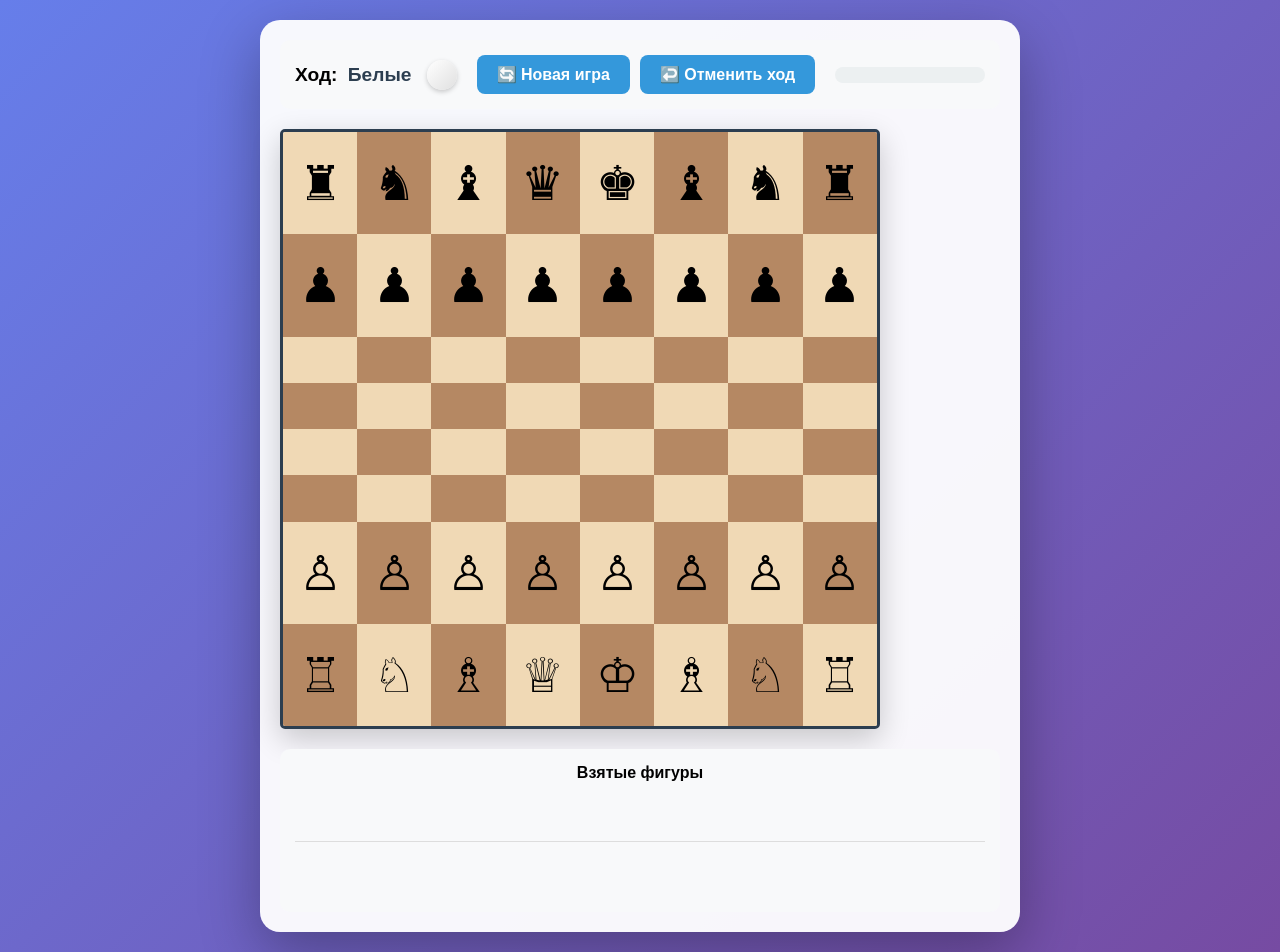
<file: chess-game/index.html>
<!DOCTYPE html>
<html lang="ru">
<head>
    <meta charset="UTF-8">
    <meta name="viewport" content="width=device-width, initial-scale=1.0, user-scalable=no">
    <title>DOM Chess - Шахматы на JavaScript</title>
    <link rel="stylesheet" href="css/style.css">
</head>
<body>
    <div class="container">
        <div class="game-container">
            <div class="info-panel">
                <div class="player-turn">
                    <div class="turn-indicator">
                        <span class="turn-text">Ход:</span>
                        <span class="current-player">Белые</span>
                    </div>
                    <div class="turn-color-indicator white-turn"></div>
                </div>
                <div class="game-controls">
                    <button id="newGameBtn" class="control-btn">🔄 Новая игра</button>
                    <button id="undoBtn" class="control-btn">↩️ Отменить ход</button>
                </div>
                <div class="game-status">
                    <div class="status-message"></div>
                </div>
            </div>
            <div id="chessBoard" class="chess-board"></div>
            <div class="captured-pieces">
                <div class="captured-title">Взятые фигуры</div>
                <div class="captured-white"></div>
                <div class="captured-black"></div>
            </div>
        </div>
    </div>
    <script type="module" src="js/game.js"></script>
</body>
</html>
</file>
<file: chess-game/css/style.css>
* {
    margin: 0;
    padding: 0;
    box-sizing: border-box;
}

body {
    font-family: 'Segoe UI', Tahoma, Geneva, Verdana, sans-serif;
    background: linear-gradient(135deg, #667eea 0%, #764ba2 100%);
    min-height: 100vh;
    display: flex;
    justify-content: center;
    align-items: center;
    padding: 20px;
}

.container {
    display: flex;
    justify-content: center;
    align-items: center;
}

.game-container {
    background: rgba(255, 255, 255, 0.95);
    border-radius: 20px;
    padding: 20px;
    box-shadow: 0 20px 60px rgba(0, 0, 0, 0.3);
}

.info-panel {
    display: flex;
    justify-content: space-between;
    align-items: center;
    margin-bottom: 20px;
    padding: 15px;
    background: #f8f9fa;
    border-radius: 10px;
    gap: 20px;
    flex-wrap: wrap;
}

.player-turn {
    display: flex;
    align-items: center;
    gap: 15px;
}

.turn-indicator {
    font-size: 1.2rem;
    font-weight: bold;
}

.current-player {
    color: #2c3e50;
    margin-left: 5px;
}

.turn-color-indicator {
    width: 30px;
    height: 30px;
    border-radius: 50%;
    transition: all 0.3s ease;
}

.white-turn {
    background: linear-gradient(135deg, #fff, #e0e0e0);
    box-shadow: 0 2px 5px rgba(0,0,0,0.2);
}

.black-turn {
    background: linear-gradient(135deg, #2c3e50, #1a252f);
    box-shadow: 0 2px 5px rgba(0,0,0,0.2);
}

.game-controls {
    display: flex;
    gap: 10px;
}

.control-btn {
    padding: 10px 20px;
    font-size: 1rem;
    border: none;
    border-radius: 8px;
    cursor: pointer;
    transition: all 0.3s ease;
    background: #3498db;
    color: white;
    font-weight: bold;
}

.control-btn:hover {
    transform: translateY(-2px);
    box-shadow: 0 5px 15px rgba(52, 152, 219, 0.4);
}

.control-btn:active {
    transform: translateY(0);
}

.game-status {
    font-size: 1rem;
    padding: 8px 15px;
    background: #ecf0f1;
    border-radius: 8px;
    min-width: 150px;
    text-align: center;
}

.status-message {
    font-weight: bold;
    color: #e74c3c;
}

.chess-board {
    display: grid;
    grid-template-columns: repeat(8, 1fr);
    width: min(80vw, 80vh, 600px);
    height: min(80vw, 80vh, 600px);
    border: 3px solid #2c3e50;
    border-radius: 5px;
    overflow: hidden;
    box-shadow: 0 10px 30px rgba(0, 0, 0, 0.2);
}

.cell {
    display: flex;
    justify-content: center;
    align-items: center;
    cursor: pointer;
    transition: all 0.2s ease;
    position: relative;
    font-size: 3rem;
    user-select: none;
}

.cell:hover {
    filter: brightness(0.95);
}

.light {
    background-color: #f0d9b5;
}

.dark {
    background-color: #b58863;
}

.cell.selected {
    background: radial-gradient(circle, #ffd700, #ffb347);
    box-shadow: inset 0 0 0 2px white, 0 0 0 2px gold;
}

.highlight-move {
    position: relative;
}

.highlight-move::after {
    content: '';
    position: absolute;
    width: 25%;
    height: 25%;
    background: rgba(46, 204, 113, 0.6);
    border-radius: 50%;
    pointer-events: none;
}

.highlight-capture {
    position: relative;
}

.highlight-capture::before {
    content: '';
    position: absolute;
    width: 100%;
    height: 100%;
    background: rgba(231, 76, 60, 0.3);
    border: 3px solid rgba(231, 76, 60, 0.8);
    pointer-events: none;
}

.check {
    background: radial-gradient(circle, #e74c3c, #c0392b) !important;
    animation: pulse 1s infinite;
}

@keyframes pulse {
    0%, 100% {
        box-shadow: 0 0 0 0 rgba(231, 76, 60, 0.7);
    }
    50% {
        box-shadow: 0 0 0 10px rgba(231, 76, 60, 0);
    }
}

.captured-pieces {
    margin-top: 20px;
    padding: 15px;
    background: #f8f9fa;
    border-radius: 10px;
}

.captured-title {
    font-weight: bold;
    margin-bottom: 10px;
    text-align: center;
}

.captured-white, .captured-black {
    display: flex;
    flex-wrap: wrap;
    gap: 5px;
    min-height: 50px;
    margin-top: 5px;
    font-size: 1.5rem;
}

.captured-white {
    border-bottom: 1px solid #ddd;
    padding-bottom: 10px;
}

@media (max-width: 768px) {
    .info-panel {
        flex-direction: column;
        align-items: stretch;
    }
    
    .game-controls {
        justify-content: center;
    }
    
    .cell {
        font-size: 2rem;
    }
}

@media (max-width: 480px) {
    .cell {
        font-size: 1.5rem;
    }
}
</file>
